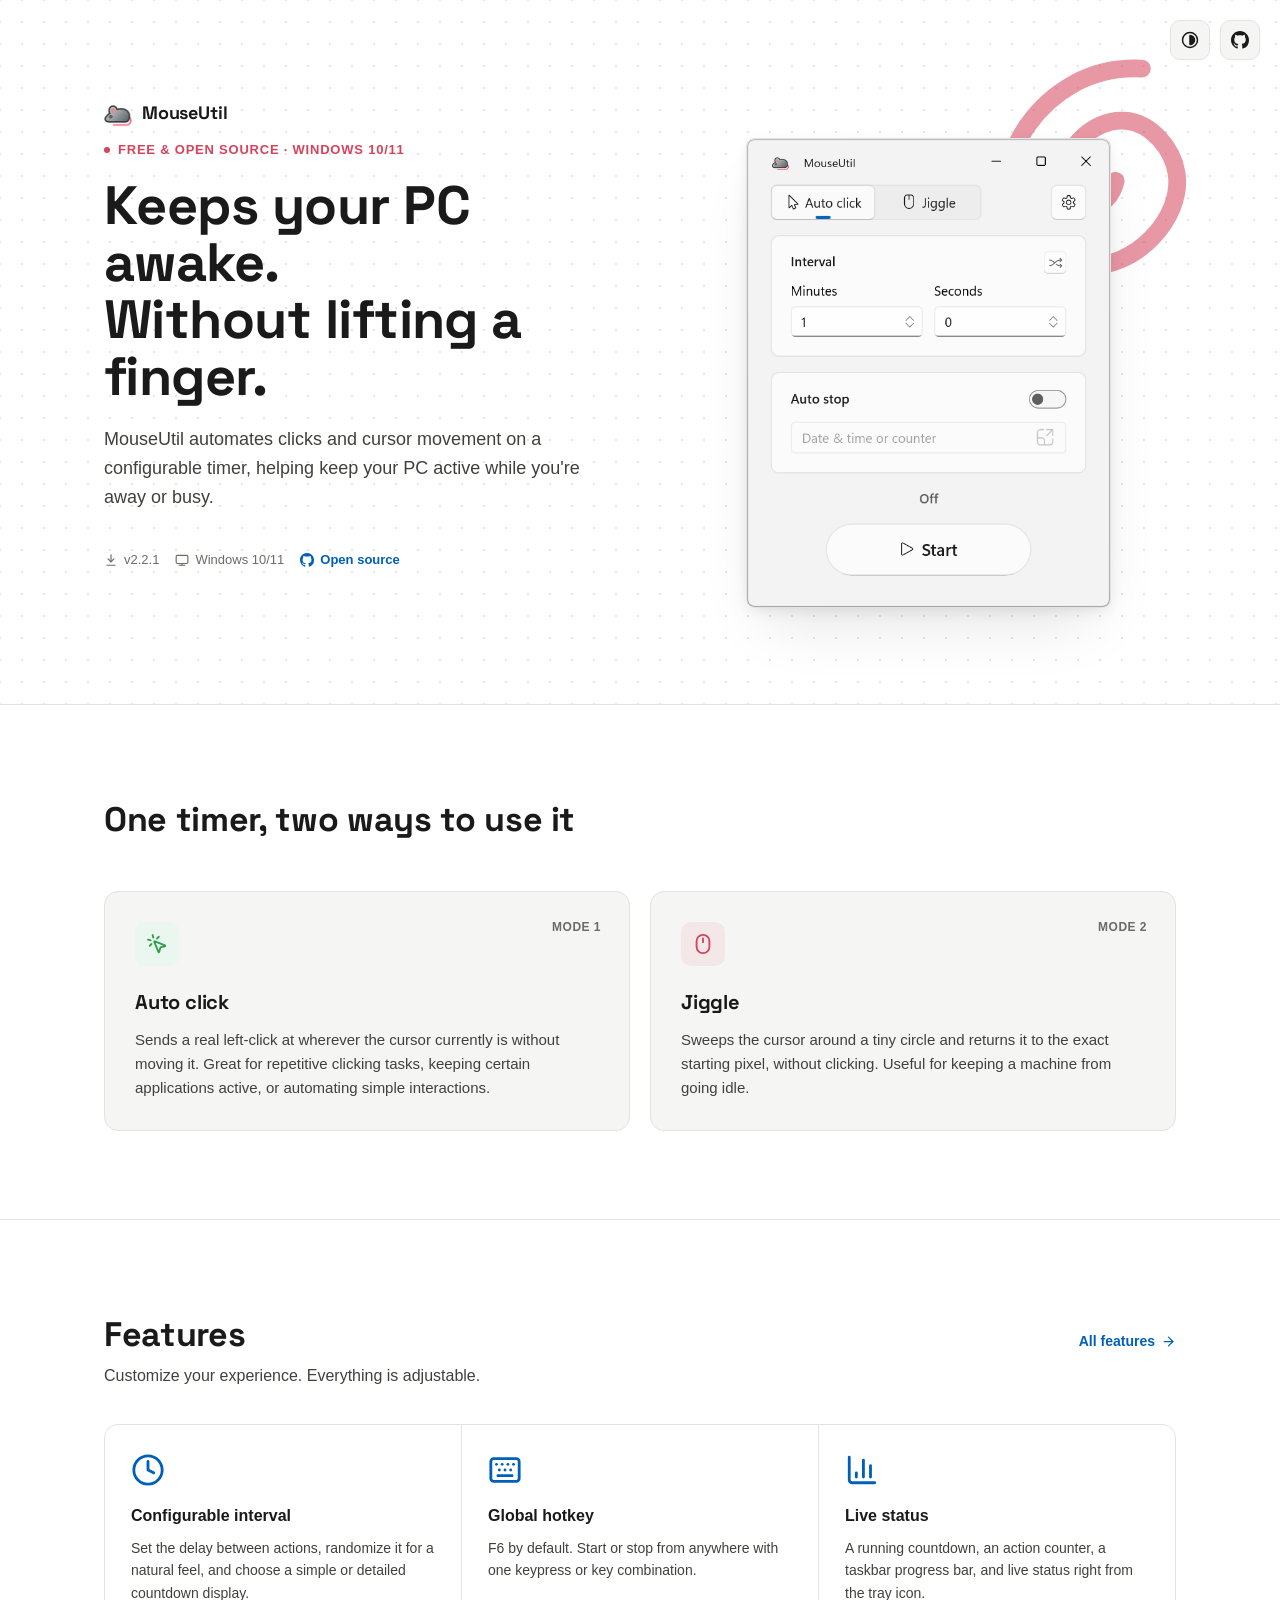
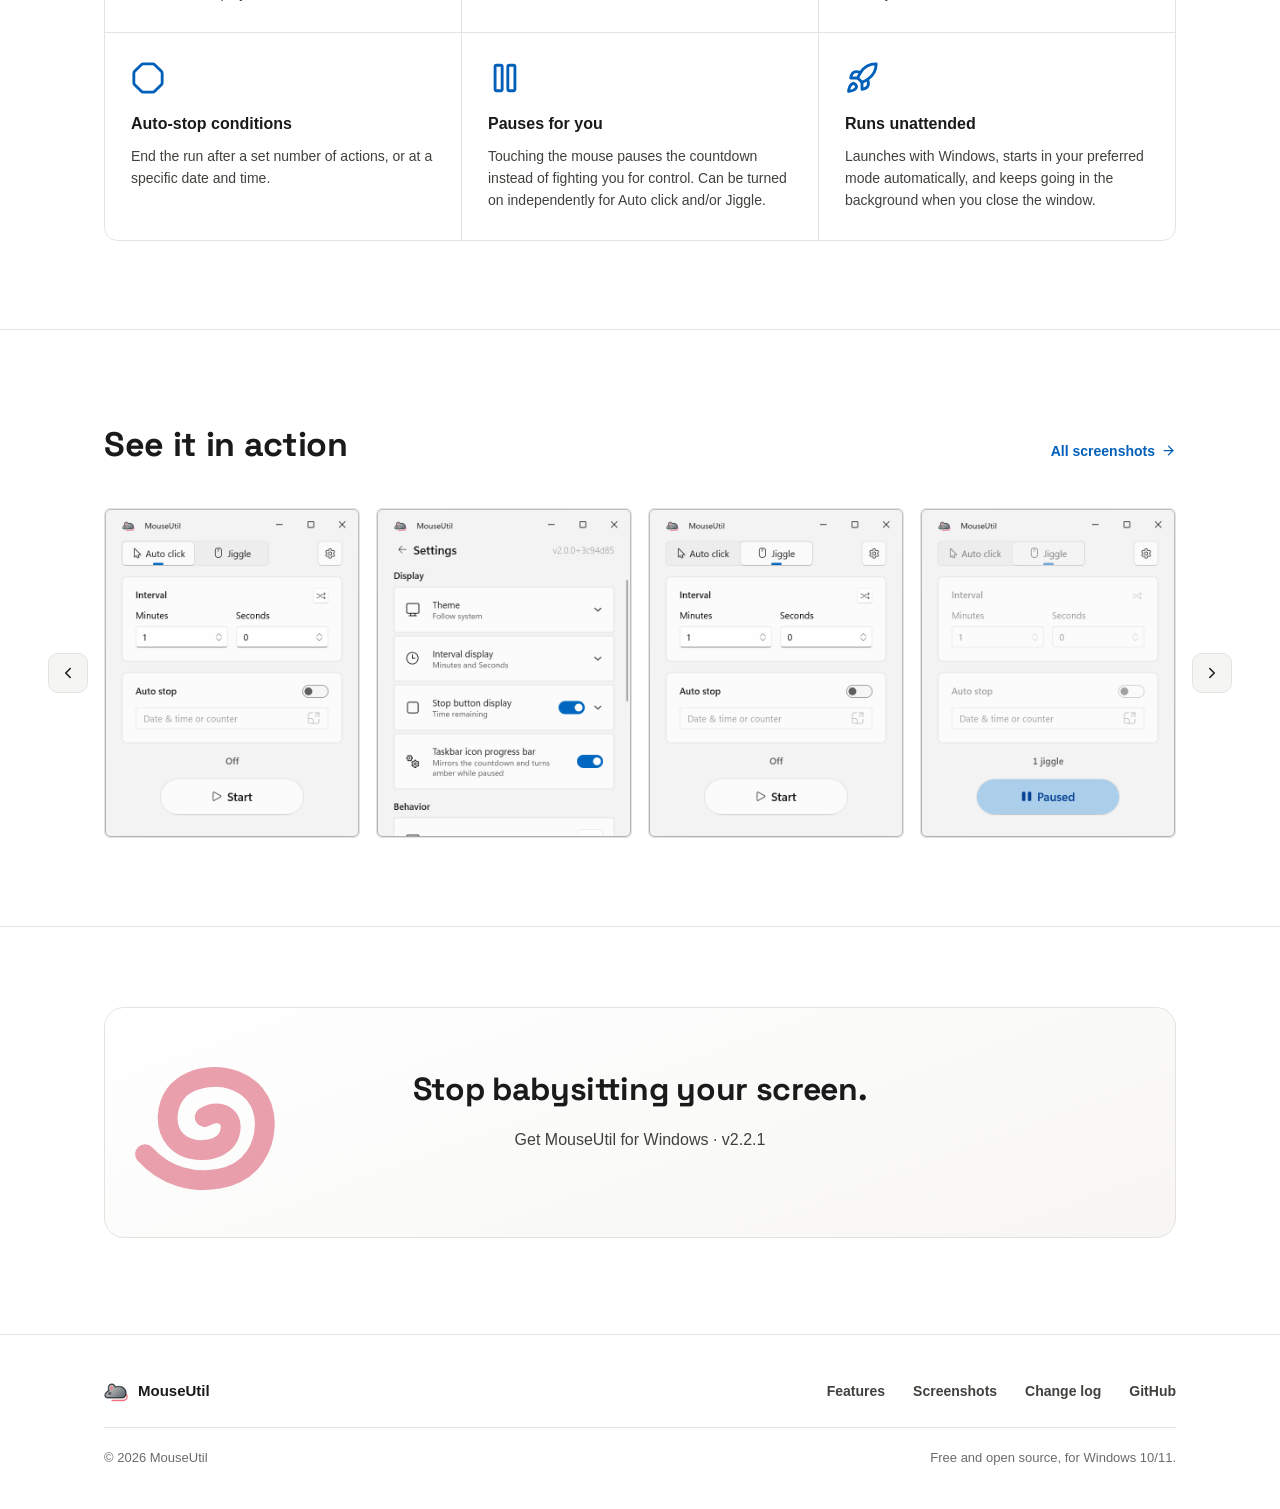
<file: index.html>
<!DOCTYPE html>
<html lang="en">
<head>
<meta charset="UTF-8">
<meta name="viewport" content="width=device-width, initial-scale=1.0">
<title>MouseUtil · Auto Clicker and Mouse Jiggler</title>
<meta name="description" content="MouseUtil is a free, open-source Windows utility that clicks or spins your cursor on a timer, so your PC never goes idle, locks, or sleeps.">
<link rel="stylesheet" href="theme.css">
<link rel="preconnect" href="https://fonts.googleapis.com">
<link rel="preconnect" href="https://fonts.gstatic.com" crossorigin>
<link href="https://fonts.googleapis.com/css2?family=Space+Grotesk:wght@500;600;700&display=swap" rel="stylesheet">
<script type="module" src="https://get.microsoft.com/badge/ms-store-badge.bundled.js"></script>
<script>
(function(){
  try{
    var p = localStorage.getItem('mouseutil-theme');
    var eff = (p === 'light' || p === 'dark') ? p : (window.matchMedia('(prefers-color-scheme: light)').matches ? 'light' : 'dark');
    document.documentElement.setAttribute('data-theme', eff);
  }catch(e){}
})();
</script>
<style>
  *{box-sizing:border-box;}
  html{scroll-behavior:smooth; overflow-x:hidden;}
  body{
    margin:0;
    background:var(--bg);
    color:var(--text);
    font-family: -apple-system, BlinkMacSystemFont, "Segoe UI", Roboto, Helvetica, Arial, sans-serif;
    line-height:1.6;
    overflow-x:hidden;
  }

  /* ---- page-local design tokens (homepage signature accent) ---- */
  [data-theme="dark"]{
    --pink: #ea596e;
    --pink-strong: #f2748a;
    --pink-soft: rgba(234,89,110,0.14);
    --pink-line: rgba(234,89,110,0.35);
    --dot: rgba(255,255,255,0.07);
    --grad-card: linear-gradient(160deg, #202020 0%, #1b1b1a 100%);
  }
  [data-theme="light"]{
    --pink: #d6435c;
    --pink-strong: #c22f49;
    --pink-soft: rgba(214,67,92,0.08);
    --pink-line: rgba(214,67,92,0.28);
    --dot: rgba(0,0,0,0.1);
    --grad-card: linear-gradient(160deg, #ffffff 0%, #f7f6f4 100%);
  }

  .display{
    font-family: "Space Grotesk", -apple-system, BlinkMacSystemFont, "Segoe UI", Roboto, sans-serif;
    letter-spacing:-0.01em;
  }

  a{ color:inherit; }
  section{ position:relative; }
  .shell{
    max-width:1120px;
    margin:0 auto;
    padding:0 24px;
  }
  .hero-copy{
    position:relative;
    z-index:1;
  }
  .hero-brand{
    position:absolute;
    top:-36px;
    left:0;
    display:flex;
    align-items:center;
    gap:10px;
  }
  .hero-brand-logo{
    width:28px;
    height:28px;
    display:block;
  }
  .hero-brand-name{
    font-size:18px;
    font-weight:700;
  }
  .eyebrow{
    display:inline-flex;
    align-items:center;
    gap:8px;
    font-size:13px;
    font-weight:700;
    letter-spacing:0.06em;
    text-transform:uppercase;
    color:var(--pink);
    margin:0 0 16px;
  }
  .eyebrow .dot-ic{
    width:6px;height:6px;border-radius:50%;background:var(--pink);flex-shrink:0;
  }

  /* ============ HERO ============ */
  .hero{
    padding:118px 0 96px;
    background-image: radial-gradient(var(--dot) 1px, transparent 1px);
    background-size: 22px 22px;
    background-position: -11px -11px;
  }
  .hero-grid{
    display:grid;
    grid-template-columns:1.05fr 1fr;
    gap:56px;
    align-items:center;
  }
  .hero h1{
    font-size:clamp(34px, 4.6vw, 54px);
    font-weight:700;
    line-height:1.06;
    margin:0 0 20px;
  }
  .hero h1 .brk{ display:block; }
  .hero-lede{
    font-size:18px;
    color:var(--text-secondary);
    max-width:480px;
    margin:0 0 32px;
  }
  .cta-row{
    display:flex;
    flex-direction:column;
    align-items:flex-start;
    gap:14px;
    margin-bottom:20px;
  }
  .btn{
    display:inline-flex;
    align-items:center;
    gap:9px;
    padding:14px 22px;
    border-radius:10px;
    font-size:16px;
    font-weight:700;
    text-decoration:none;
    cursor:pointer;
    border:1px solid transparent;
    transition:transform .12s ease, border-color .15s ease, background .15s ease, box-shadow .15s ease;
  }
  .btn svg{ width:19px; height:19px; flex-shrink:0; }
  .btn-primary{
    background:var(--green-btn);
    color:#0d1b10;
    box-shadow:0 10px 24px -8px color-mix(in srgb, var(--green-btn) 60%, transparent);
  }
  .btn-primary{ will-change:transform; }
  .btn-primary:hover{ transform:translate3d(0,-1px,0); }
  .btn-primary:active{ transform:translate3d(0,0,0); }
  [data-theme="light"] .btn-primary{ color:#f5f5f4; }
  .btn-ghost{
    background:var(--bg);
    border-color:var(--border);
    color:var(--text);
  }
  .btn-ghost:hover{ border-color:var(--muted); background:var(--hover-bg); }

  ms-store-badge::part(img){ height:72px; }

  .hero-meta{
    display:flex;
    flex-wrap:wrap;
    gap:16px;
    font-size:13px;
    color:var(--muted);
    margin-top:-8px;
  }
  .hero-meta span{ display:inline-flex; align-items:center; gap:6px; }
  .hero-meta svg{ width:14px; height:14px; flex-shrink:0; }
  .hero-meta a{ display:inline-flex; align-items:center; gap:6px; color:var(--icon-accent); font-weight:700; text-decoration:none; }
  .hero-meta a:hover{ text-decoration:underline; }

  /* device mockup */
  .mockup-wrap{
    position:relative;
    display:flex;
    justify-content:center;
    padding:20px 0 0;
  }
  .mockup-spiral{
    position:absolute;
    width:420px;
    height:420px;
    top:-70px;
    right:-60px;
    color:var(--pink);
    opacity:0.55;
    pointer-events:none;
    z-index:0;
  }
  .mockup-frame{
    position:relative;
    z-index:1;
    width:365px;
    border-radius:8px;
    overflow:hidden;
    background:var(--grad-card);
    border:1px solid var(--border);
    box-shadow:0 30px 60px -20px var(--shadow), 0 4px 16px -4px var(--shadow);
  }
  .mockup-frame img{
    display:block;
    width:100%;
    height:auto;
  }
  .mockup-img-b{
    position:absolute;
    top:0;
    left:0;
    width:100%;
    height:100%;
    object-fit:cover;
    opacity:0;
    transition:opacity .6s ease;
  }
  .mockup-pair{ display:none; }
  .mockup-frame.light-shot{ display:none; }
  [data-theme="light"] .mockup-frame.dark-shot{ display:none; }
  [data-theme="light"] .mockup-frame.light-shot{ display:block; }

  /* ============ MODES ============ */
  .modes{ padding:88px 0; border-top:1px solid var(--border); }
  .section-head{ max-width:600px; margin:0 0 44px; }
  .mobile-break{ display:none; }
  .section-head h2{
    font-size:clamp(26px, 3vw, 34px);
    font-weight:700;
    margin:0 0 12px;
  }
  .section-head p{
    color:var(--text-secondary);
    font-size:16px;
    margin:0;
  }
  .mode-grid{
    display:grid;
    grid-template-columns:1fr 1fr;
    gap:20px;
  }
  .mode-card{
    background:var(--card);
    border:1px solid var(--border);
    border-radius:14px;
    padding:30px;
    position:relative;
    overflow:hidden;
  }
  .mode-card .mode-icon{
    width:44px;
    height:44px;
    border-radius:10px;
    display:flex;
    align-items:center;
    justify-content:center;
    margin-bottom:20px;
  }
  .mode-card.click .mode-icon{ background:var(--green-bg); color:var(--green); }
  .mode-card.spin .mode-icon{ background:var(--pink-soft); color:var(--pink); }
  .mode-card .mode-icon svg{ width:22px; height:22px; }
  .mode-card h3{
    font-size:20px;
    font-weight:700;
    margin:0 0 10px;
  }
  .mode-card p{
    color:var(--text-secondary);
    font-size:15px;
    margin:0;
  }
  .mode-card .mode-tag{
    position:absolute;
    top:26px;
    right:28px;
    font-size:12px;
    font-weight:700;
    letter-spacing:0.04em;
    text-transform:uppercase;
    color:var(--muted);
  }

  /* ============ FEATURES ============ */
  .features{ padding:88px 0; border-top:1px solid var(--border); }
  .feat-grid{
    display:grid;
    grid-template-columns:repeat(3, 1fr);
    gap:1px;
    background:var(--border);
    border:1px solid var(--border);
    border-radius:14px;
    overflow:hidden;
  }
  .feat{
    background:var(--bg);
    padding:28px 26px;
  }
  .feat .feat-icon{
    width:34px;
    height:34px;
    color:var(--icon-accent);
    margin-bottom:16px;
  }
  .feat .feat-icon svg{ width:100%; height:100%; }
  .feat h3{
    font-size:16px;
    font-weight:700;
    margin:0 0 8px;
  }
  .feat p{
    font-size:14px;
    color:var(--text-secondary);
    margin:0;
  }

  /* ============ SCREENSHOTS ============ */
  .shots{ padding:88px 0; border-top:1px solid var(--border); }
  .section-head-row{
    display:flex;
    align-items:baseline;
    justify-content:space-between;
    gap:24px;
    margin-bottom:36px;
    flex-wrap:wrap;
  }
  .section-head-row .section-head{ margin:0; }
  .section-head-row .section-head h2{ margin:0; }
  .section-link{
    display:inline-flex;
    align-items:center;
    gap:6px;
    font-size:14px;
    font-weight:700;
    text-decoration:none;
    color:var(--icon-accent);
    white-space:nowrap;
  }
  .section-link svg{ width:15px; height:15px; }
  .shots-carousel{
    position:relative;
  }
  .shots-arrow{
    position:absolute;
    top:50%;
    transform:translateY(-50%);
    z-index:2;
  }
  .shots-arrow.shots-prev{ left:-56px; }
  .shots-arrow.shots-next{ right:-56px; }
  .shots-arrow:active{ transform:translateY(-50%); }
  /* .shell maxes out at 1120px with 24px side padding, so there's only
     ever guaranteed to be 24px of clearance outside the carousel once the
     window is narrower than that. Below the width where a 56px offset
     would actually have room, pull the arrows in so they never get
     clipped by the viewport edge. */
  @media (max-width:1184px){
    .shots-arrow.shots-prev{ left:-20px; }
    .shots-arrow.shots-next{ right:-20px; }
  }
  .shot-row{
    display:grid;
    grid-template-columns:repeat(4, 1fr);
    gap:16px;
    transition:transform .32s ease, opacity .32s ease;
    transform:translateX(0);
    opacity:1;
  }
  .shot-row img{
    display:block;
    width:100%;
    height:auto;
    aspect-ratio:582/750;
    border-radius:6px;
    border:1px solid var(--border);
  }
  .shot-row.dark-set{ display:none; }
  .shot-row.light-set{ display:none; }
  .shots[data-shots-view="dark"] .shot-row.dark-set{ display:grid; }
  .shots[data-shots-view="light"] .shot-row.light-set{ display:grid; }
  .shot-row.shots-shift-left{ transform:translateX(-18px); opacity:0; }
  .shot-row.shots-shift-right{ transform:translateX(18px); opacity:0; }

  /* ============ CTA BAND ============ */
  .cta-band{
    padding:80px 0 96px;
    border-top:1px solid var(--border);
  }
  .cta-card{
    background:var(--grad-card);
    border:1px solid var(--border);
    border-radius:20px;
    padding:56px 48px;
    text-align:center;
    position:relative;
  }
  /* Clips the decorative squiggle to the card's rounded corners without
     clipping the rest of the card — overflow:hidden used to live on
     .cta-card itself, but that also clipped the download dropdown
     (.download-menu) on mobile, hiding the GitHub option below the fold
     of the card. Isolating the clip to this inset layer fixes that. */
  .cta-card .cta-squiggle-clip{
    position:absolute;
    inset:0;
    border-radius:20px;
    overflow:hidden;
    pointer-events:none;
    z-index:0;
  }
  .cta-card .cta-squiggle{
    position:absolute;
    left:-40px;
    bottom:-40px;
    width:220px;
    height:220px;
    color:var(--pink);
    opacity:0.5;
    pointer-events:none;
  }
  .cta-card h2{
    font-size:clamp(24px, 3vw, 32px);
    font-weight:700;
    margin:0 0 12px;
    position:relative;
    z-index:1;
  }
  .cta-card p{
    color:var(--text-secondary);
    font-size:16px;
    margin:0 0 28px;
    position:relative;
    z-index:1;
  }
  .cta-caption-short{ display:none; }
  .cta-card .cta-row{
    align-items:center;
    margin-bottom:0;
    position:relative;
    z-index:1;
  }

  /* ============ FOOTER ============ */
  /* shared footer styles now live in theme.css */

  #home-breadcrumb{
    opacity:0;
    visibility:hidden;
    transition:opacity .2s ease, visibility .2s ease;
  }
  #home-breadcrumb.visible{
    opacity:1;
    visibility:visible;
  }
  #home-breadcrumb .breadcrumb-link{ cursor:pointer; }

  @media (max-width:860px){
    .hero{ padding:104px 0 64px; }
    .hero-grid{ grid-template-columns:1fr; column-gap:48px; row-gap:24px; }
    .hero-lede{ max-width:none; }
    .mockup-wrap{ padding-top:0; }
    .cta-row{ margin-bottom:8px; }
    .mockup-spiral{ width:320px; height:320px; top:-40px; right:-30px; }
    .feat-grid{ grid-template-columns:repeat(2, 1fr); }
    .shot-row{ grid-template-columns:repeat(2, 1fr); }
    .mode-grid{ grid-template-columns:1fr; gap:16px; }

    /* tablet: tighten the section rhythm so the gaps between
       sections don't feel as oversized as they do on desktop */
    .modes{ padding:60px 0; }
    .features{ padding:60px 0; }
    .shots{ padding:60px 0; }
    .cta-band{ padding:56px 0 72px; }
    .section-head{ margin-bottom:32px; }
    .section-head-row{ flex-direction:column; align-items:flex-start; }
    .mode-card{ padding:24px; }
    .feat{ padding:22px 20px; }
    .cta-card{ padding:44px 36px; }
  }
  @media (min-width:601px) and (max-width:860px){
    .mockup-single{ display:none !important; }
    .mockup-pair{
      display:flex;
      gap:16px;
      width:100%;
      justify-content:flex-start;
    }
    .mockup-pair .mockup-frame{
      width:auto;
      flex:1 1 0;
      max-width:300px;
    }
  }
  @media (max-width:600px){
    .shell{ padding:0 20px; }
    .hero{ padding:96px 0 56px; }
    .cta-card{ padding:40px 24px; }
    .feat-grid{ grid-template-columns:1fr; }
    .shot-row{ grid-template-columns:repeat(2, 1fr); gap:10px; }

    /* phone: tighten further than the tablet breakpoint above */
    .modes{ padding:44px 0; }
    .features{ padding:44px 0; }
    .shots{ padding:44px 0; }
    .cta-band{ padding:40px 0 56px; }
    .section-head{ margin-bottom:24px; }
    .mode-card{ padding:20px; }
    .feat{ padding:18px 16px; }
    .mockup-frame{ width:100%; }
    .mockup-spiral{ top:-130px; right:-40px; -webkit-mask-image:linear-gradient(to bottom, rgba(0,0,0,0.35) 0%, black 40%, black 100%); mask-image:linear-gradient(to bottom, rgba(0,0,0,0.35) 0%, black 40%, black 100%); }
    .shots-arrow.shots-prev{ left:-14px; }
    .shots-arrow.shots-next{ right:-14px; }
    .mobile-break{ display:block; }
    .cta-caption-full{ display:none; }
    .cta-caption-short{ display:inline; }
    .cta-card h2{ font-size:clamp(17px, 5.6vw, 24px); white-space:nowrap; }
  }
</style>
</head>
<body>
  <div class="breadcrumb" id="home-breadcrumb">
    <a href="#top" class="breadcrumb-link" id="home-breadcrumb-link">
      <img src="logo-breadcrumbs.png" alt="" class="breadcrumb-logo">
      MouseUtil
    </a>
  </div>
  <div class="top-bar">
    <div class="theme-switcher">
      <button id="theme-toggle" class="icon-btn" aria-haspopup="listbox" aria-expanded="false" aria-label="Change theme">
        <span class="theme-icon" aria-hidden="true"></span>
      </button>
      <div class="theme-menu" id="theme-menu" role="listbox">
        <button class="theme-option" data-value="light" role="option" aria-selected="false">
          <svg viewBox="0 0 24 24" fill="none" stroke="currentColor" stroke-width="2" stroke-linecap="round" stroke-linejoin="round"><circle cx="12" cy="12" r="4"></circle><line x1="12" y1="2" x2="12" y2="4"></line><line x1="12" y1="20" x2="12" y2="22"></line><line x1="4.22" y1="4.22" x2="5.64" y2="5.64"></line><line x1="18.36" y1="18.36" x2="19.78" y2="19.78"></line><line x1="2" y1="12" x2="4" y2="12"></line><line x1="20" y1="12" x2="22" y2="12"></line><line x1="4.22" y1="19.78" x2="5.64" y2="18.36"></line><line x1="18.36" y1="5.64" x2="19.78" y2="4.22"></line></svg>
          <span>Light</span>
        </button>
        <button class="theme-option" data-value="dark" role="option" aria-selected="false">
          <svg viewBox="0 0 24 24" fill="none" stroke="currentColor" stroke-width="2" stroke-linecap="round" stroke-linejoin="round"><path d="M21 12.79A9 9 0 1 1 11.21 3 7 7 0 0 0 21 12.79z"></path></svg>
          <span>Dark</span>
        </button>
        <button class="theme-option" data-value="system" role="option" aria-selected="false">
          <svg viewBox="0 0 24 24" fill="none" stroke="currentColor" stroke-width="2" stroke-linecap="round" stroke-linejoin="round"><rect x="2" y="3" width="20" height="14" rx="2"></rect><line x1="8" y1="21" x2="16" y2="21"></line><line x1="12" y1="17" x2="12" y2="21"></line></svg>
          <span>System</span>
        </button>
      </div>
    </div>
    <a href="https://github.com/MouseUtil/MouseUtil" class="icon-btn" aria-label="GitHub" target="_blank" rel="noopener noreferrer">
      <svg viewBox="0 0 24 24" fill="currentColor"><path d="M12 0C5.37 0 0 5.37 0 12c0 5.31 3.435 9.795 8.205 11.385.6.105.825-.255.825-.57 0-.285-.015-1.23-.015-2.235-3.015.555-3.795-.735-4.035-1.41-.135-.345-.72-1.41-1.23-1.695-.42-.225-1.02-.78-.015-.795.945-.015 1.62.87 1.845 1.23 1.08 1.815 2.805 1.305 3.495.99.105-.78.42-1.305.765-1.605-2.67-.3-5.46-1.335-5.46-5.925 0-1.305.465-2.385 1.23-3.225-.12-.3-.54-1.53.12-3.18 0 0 1.005-.315 3.3 1.23.96-.27 1.98-.405 3-.405s2.04.135 3 .405c2.295-1.56 3.3-1.23 3.3-1.23.66 1.65.24 2.88.12 3.18.765.84 1.23 1.905 1.23 3.225 0 4.605-2.805 5.625-5.475 5.925.435.375.81 1.11.81 2.25 0 1.635-.015 2.945-.015 3.35 0 .315.225.69.825.57A12.02 12.02 0 0024 12c0-6.63-5.37-12-12-12z"/></svg>
    </a>
  </div>

  <a id="top"></a>

  <!-- ============ HERO ============ -->
  <section class="hero">
    <div class="shell hero-grid">
      <div class="hero-copy">
        <div class="hero-brand" id="hero-brand">
          <img src="logo-breadcrumbs.png" alt="" class="hero-brand-logo">
          <span class="hero-brand-name display">MouseUtil</span>
        </div>
        <div class="eyebrow"><span class="dot-ic"></span>Free &amp; open source · Windows 10/11</div>
        <h1 class="display">Keeps your PC awake.<span class="brk">Without lifting a finger.</span></h1>
        <p class="hero-lede" id="hero-lede">MouseUtil automates clicks and cursor movement on a configurable timer, helping keep your PC active while you're away or busy.</p>
        <div class="cta-row">
          <ms-store-badge
            productid="9NTDCVFVF0SQ"
            window-mode="full"
            theme="auto"
            size="large"
            language="en-us"
            animation="on">
          </ms-store-badge>
          <div class="hero-meta" id="hero-meta">
            <span>
              <svg viewBox="0 0 24 24" fill="none" stroke="currentColor" stroke-width="2" stroke-linecap="round" stroke-linejoin="round"><path d="M12 3v12"/><path d="M7 10l5 5 5-5"/><path d="M5 21h14"/></svg>
              v2.2.1
            </span>
            <span>
              <svg viewBox="0 0 24 24" fill="none" stroke="currentColor" stroke-width="2" stroke-linecap="round" stroke-linejoin="round"><rect x="2" y="4" width="20" height="14" rx="2"></rect><line x1="7" y1="21" x2="17" y2="21"></line><line x1="12" y1="18" x2="12" y2="21"></line></svg>
              Windows 10/11
            </span>
            <a href="https://github.com/MouseUtil/MouseUtil" target="_blank" rel="noopener noreferrer">
              <svg viewBox="0 0 24 24" fill="currentColor"><path d="M12 0C5.37 0 0 5.37 0 12c0 5.31 3.435 9.795 8.205 11.385.6.105.825-.255.825-.57 0-.285-.015-1.23-.015-2.235-3.015.555-3.795-.735-4.035-1.41-.135-.345-.72-1.41-1.23-1.695-.42-.225-1.02-.78-.015-.795.945-.015 1.62.87 1.845 1.23 1.08 1.815 2.805 1.305 3.495.99.105-.78.42-1.305.765-1.605-2.67-.3-5.46-1.335-5.46-5.925 0-1.305.465-2.385 1.23-3.225-.12-.3-.54-1.53.12-3.18 0 0 1.005-.315 3.3 1.23.96-.27 1.98-.405 3-.405s2.04.135 3 .405c2.295-1.56 3.3-1.23 3.3-1.23.66 1.65.24 2.88.12 3.18.765.84 1.23 1.905 1.23 3.225 0 4.605-2.805 5.625-5.475 5.925.435.375.81 1.11.81 2.25 0 1.635-.015 2.945-.015 3.35 0 .315.225.69.825.57A12.02 12.02 0 0024 12c0-6.63-5.37-12-12-12z"/></svg>
              Open source
            </a>
          </div>
        </div>
      </div>

      <div class="mockup-wrap">
        <svg class="mockup-spiral" viewBox="0 0 200 200" fill="none" xmlns="http://www.w3.org/2000/svg" aria-hidden="true">
          <g transform="translate(80.9,8.3) scale(0.7057) rotate(135,78.39,69.155)">
            <path d="m78.13,56.46c8.73-5.73,19.03-5.32,24.56,0,6.76,6.5,4.4,18.43,0,24.78-9.98,14.4-42.11,17.02-57.31,0-12.56-14.07-9.55-37.03,0-50.18,17.71-24.38,66.19-26.43,88.13,0,16.52,19.89,13.45,50.19,0,69.75-19.64,28.59-59.23,28.58-82.51,21.75-19.97-5.86-32.87-18.21-39-25" stroke="currentColor" stroke-width="12" stroke-linecap="round"/>
          </g>
        </svg>
        <div class="mockup-frame mockup-single dark-shot">
          <img class="mockup-img mockup-img-a" id="mockup-dark-a" src="screenshots/dark-1.png" alt="MouseUtil auto click mode window" loading="lazy">
          <img class="mockup-img mockup-img-b" id="mockup-dark-b" src="screenshots/dark-2.png" alt="MouseUtil auto click mode window" loading="lazy">
        </div>
        <div class="mockup-frame mockup-single light-shot">
          <img class="mockup-img mockup-img-a" id="mockup-light-a" src="screenshots/light-1.png" alt="MouseUtil auto click mode window" loading="lazy">
          <img class="mockup-img mockup-img-b" id="mockup-light-b" src="screenshots/light-2.png" alt="MouseUtil auto click mode window" loading="lazy">
        </div>
        <div class="mockup-pair">
          <div class="mockup-frame dark-shot">
            <img class="mockup-img" src="screenshots/dark-1.png" alt="MouseUtil auto click mode window" loading="lazy">
          </div>
          <div class="mockup-frame dark-shot">
            <img class="mockup-img" src="screenshots/dark-2.png" alt="MouseUtil auto click mode window" loading="lazy">
          </div>
          <div class="mockup-frame light-shot">
            <img class="mockup-img" src="screenshots/light-1.png" alt="MouseUtil auto click mode window" loading="lazy">
          </div>
          <div class="mockup-frame light-shot">
            <img class="mockup-img" src="screenshots/light-2.png" alt="MouseUtil auto click mode window" loading="lazy">
          </div>
        </div>
      </div>
    </div>
  </section>

  <!-- ============ MODES ============ -->
  <section class="modes">
    <div class="shell">
      <div class="section-head">
        <h2 class="display">One timer, <br class="mobile-break">two ways to use it</h2>
      </div>
      <div class="mode-grid">
        <div class="mode-card click">
          <span class="mode-tag">Mode 1</span>
          <div class="mode-icon">
            <svg viewBox="0 0 24 24" fill="none" stroke="currentColor" stroke-width="2" stroke-linecap="round" stroke-linejoin="round"><path d="M14 4.1 12 6"/><path d="m5.1 8-2.9-.8"/><path d="m6 12-1.9 2"/><path d="M7.2 2.2 8 5.1"/><path d="M9.037 9.69a.498.498 0 0 1 .653-.653l11 4.5a.5.5 0 0 1-.074.949l-4.349 1.041a1 1 0 0 0-.74.739l-1.04 4.35a.5.5 0 0 1-.95.074z"/></svg>
          </div>
          <h3 class="display">Auto click</h3>
          <p>Sends a real left-click at wherever the cursor currently is without moving it. Great for repetitive clicking tasks, keeping certain applications active, or automating simple interactions.</p>
        </div>
        <div class="mode-card spin">
          <span class="mode-tag">Mode 2</span>
          <div class="mode-icon">
            <svg xmlns="http://www.w3.org/2000/svg" width="24" height="24" viewBox="0 0 24 24" fill="none" stroke="currentColor" stroke-width="2" stroke-linecap="round" stroke-linejoin="round" class="lucide lucide-mouse"><rect x="5" y="2" width="14" height="20" rx="7"/><path d="M12 6v4"/></svg>
          </div>
          <h3 class="display">Jiggle</h3>
          <p>Sweeps the cursor around a tiny circle and returns it to the exact starting pixel, without clicking. Useful for keeping a machine from going idle.</p>
        </div>
      </div>
    </div>
  </section>

  <!-- ============ FEATURES ============ -->
  <section class="features">
    <div class="shell">
      <div class="section-head-row">
        <div class="section-head">
          <h2 class="display">Features</h2>
          <p>Customize your experience. Everything is adjustable.</p>
        </div>
        <a href="features.html" class="section-link">
          All features
          <svg xmlns="http://www.w3.org/2000/svg" width="24" height="24" viewBox="0 0 24 24" fill="none" stroke="currentColor" stroke-width="2" stroke-linecap="round" stroke-linejoin="round" class="lucide lucide-arrow-right-icon lucide-arrow-right"><path d="M5 12h14"/><path d="m12 5 7 7-7 7"/></svg>
        </a>
      </div>
      <div class="feat-grid">
        <div class="feat">
          <div class="feat-icon"><svg xmlns="http://www.w3.org/2000/svg" width="24" height="24" viewBox="0 0 24 24" fill="none" stroke="currentColor" stroke-width="2" stroke-linecap="round" stroke-linejoin="round" class="lucide lucide-clock4-icon lucide-clock-4"><circle cx="12" cy="12" r="10"/><path d="M12 6v6l4 2"/></svg></div>
          <h3>Configurable interval</h3>
          <p>Set the delay between actions, randomize it for a natural feel, and choose a simple or detailed countdown display.</p>
        </div>
        <div class="feat">
          <div class="feat-icon"><svg xmlns="http://www.w3.org/2000/svg" width="24" height="24" viewBox="0 0 24 24" fill="none" stroke="currentColor" stroke-width="2" stroke-linecap="round" stroke-linejoin="round" class="lucide lucide-keyboard-icon lucide-keyboard"><path d="M10 8h.01"/><path d="M12 12h.01"/><path d="M14 8h.01"/><path d="M16 12h.01"/><path d="M18 8h.01"/><path d="M6 8h.01"/><path d="M7 16h10"/><path d="M8 12h.01"/><rect width="20" height="16" x="2" y="4" rx="2"/></svg></div>
          <h3>Global hotkey</h3>
          <p>F6 by default. Start or stop from anywhere with one keypress or key combination.</p>
        </div>
        <div class="feat">
          <div class="feat-icon"><svg xmlns="http://www.w3.org/2000/svg" width="24" height="24" viewBox="0 0 24 24" fill="none" stroke="currentColor" stroke-width="2" stroke-linecap="round" stroke-linejoin="round" class="lucide lucide-chart-column"><path d="M3 3v16a2 2 0 0 0 2 2h16"/><path d="M18 17V9"/><path d="M13 17V5"/><path d="M8 17v-3"/></svg></div>
          <h3>Live status</h3>
          <p>A running countdown, an action counter, a taskbar progress bar, and live status right from the tray icon.</p>
        </div>
        <div class="feat">
          <div class="feat-icon"><svg xmlns="http://www.w3.org/2000/svg" width="24" height="24" viewBox="0 0 24 24" fill="none" stroke="currentColor" stroke-width="2" stroke-linecap="round" stroke-linejoin="round" class="lucide lucide-octagon-icon lucide-octagon"><path d="M2.586 16.726A2 2 0 0 1 2 15.312V8.688a2 2 0 0 1 .586-1.414l4.688-4.688A2 2 0 0 1 8.688 2h6.624a2 2 0 0 1 1.414.586l4.688 4.688A2 2 0 0 1 22 8.688v6.624a2 2 0 0 1-.586 1.414l-4.688 4.688a2 2 0 0 1-1.414.586H8.688a2 2 0 0 1-1.414-.586z"/></svg></div>
          <h3>Auto-stop conditions</h3>
          <p>End the run after a set number of actions, or at a specific date and time.</p>
        </div>
        <div class="feat">
          <div class="feat-icon"><svg xmlns="http://www.w3.org/2000/svg" width="24" height="24" viewBox="0 0 24 24" fill="none" stroke="currentColor" stroke-width="2" stroke-linecap="round" stroke-linejoin="round" class="lucide lucide-pause-icon lucide-pause"><rect x="14" y="3" width="5" height="18" rx="1"/><rect x="5" y="3" width="5" height="18" rx="1"/></svg></div>
          <h3>Pauses for you</h3>
          <p>Touching the mouse pauses the countdown instead of fighting you for control. Can be turned on independently for Auto click and/or Jiggle.</p>
        </div>
        <div class="feat">
          <div class="feat-icon"><svg xmlns="http://www.w3.org/2000/svg" width="24" height="24" viewBox="0 0 24 24" fill="none" stroke="currentColor" stroke-width="2" stroke-linecap="round" stroke-linejoin="round" class="lucide lucide-rocket"><path d="M12 15v5s3.03-.55 4-2c1.08-1.62 0-5 0-5"/><path d="M4.5 16.5c-1.5 1.26-2 5-2 5s3.74-.5 5-2c.71-.84.7-2.13-.09-2.91a2.18 2.18 0 0 0-2.91-.09"/><path d="M9 12a22 22 0 0 1 2-3.95A12.88 12.88 0 0 1 22 2c0 2.72-.78 7.5-6 11a22.4 22.4 0 0 1-4 2z"/><path d="M9 12H4s.55-3.03 2-4c1.62-1.08 5 .05 5 .05"/></svg></div>
          <h3>Runs unattended</h3>
          <p>Launches with Windows, starts in your preferred mode automatically, and keeps going in the background when you close the window.</p>
        </div>
      </div>
    </div>
  </section>

  <!-- ============ SCREENSHOTS ============ -->
  <section class="shots" id="shots">
    <div class="shell">
      <div class="section-head-row">
        <div class="section-head">
          <h2 class="display">See it in action</h2>
        </div>
        <a href="screenshots.html" class="section-link">
          All screenshots
          <svg xmlns="http://www.w3.org/2000/svg" width="24" height="24" viewBox="0 0 24 24" fill="none" stroke="currentColor" stroke-width="2" stroke-linecap="round" stroke-linejoin="round" class="lucide lucide-arrow-right-icon lucide-arrow-right"><path d="M5 12h14"/><path d="m12 5 7 7-7 7"/></svg>
        </a>
      </div>
      <div class="shots-carousel">
        <button type="button" class="icon-btn shots-arrow shots-prev" id="shots-prev" aria-label="Show light mode screenshots">
          <svg viewBox="0 0 24 24" fill="none" stroke="currentColor" stroke-width="2" stroke-linecap="round" stroke-linejoin="round"><polyline points="15 18 9 12 15 6"></polyline></svg>
        </button>
        <div class="shot-row dark-set">
          <img src="screenshots/dark-1.png" alt="Auto click mode, idle" loading="lazy">
          <img src="screenshots/dark-4.png" alt="Auto click mode, counting down" loading="lazy">
          <img src="screenshots/dark-2.png" alt="Jiggle, idle" loading="lazy">
          <img src="screenshots/dark-3.png" alt="Settings panel" loading="lazy">
        </div>
        <div class="shot-row light-set">
          <img src="screenshots/light-1.png" alt="Auto click mode, idle" loading="lazy">
          <img src="screenshots/light-4.png" alt="Auto click mode, counting down" loading="lazy">
          <img src="screenshots/light-2.png" alt="Jiggle, idle" loading="lazy">
          <img src="screenshots/light-3.png" alt="Settings panel" loading="lazy">
        </div>
        <button type="button" class="icon-btn shots-arrow shots-next" id="shots-next" aria-label="Show light mode screenshots">
          <svg viewBox="0 0 24 24" fill="none" stroke="currentColor" stroke-width="2" stroke-linecap="round" stroke-linejoin="round"><polyline points="9 18 15 12 9 6"></polyline></svg>
        </button>
      </div>
    </div>
  </section>

  <!-- ============ CTA BAND ============ -->
  <section class="cta-band">
    <div class="shell">
      <div class="cta-card">
        <div class="cta-squiggle-clip">
          <svg class="cta-squiggle" viewBox="0 0 200 200" fill="none" xmlns="http://www.w3.org/2000/svg" aria-hidden="true">
            <g transform="translate(62.94,8.3) scale(0.82)">
              <path d="m78.13,56.46c8.73-5.73,19.03-5.32,24.56,0,6.76,6.5,4.4,18.43,0,24.78-9.98,14.4-42.11,17.02-57.31,0-12.56-14.07-9.55-37.03,0-50.18,17.71-24.38,66.19-26.43,88.13,0,16.52,19.89,13.45,50.19,0,69.75-19.64,28.59-59.23,28.58-82.51,21.75-19.97-5.86-32.87-18.21-39-25" stroke="currentColor" stroke-width="22" stroke-linecap="round"/>
            </g>
          </svg>
        </div>
        <h2 class="display">Stop babysitting your screen.</h2>
        <p><span class="cta-caption-full">Get MouseUtil for Windows · v2.2.1</span><span class="cta-caption-short">Get MouseUtil for Windows</span></p>
        <div class="cta-row">
          <ms-store-badge
            productid="9NTDCVFVF0SQ"
            window-mode="full"
            theme="auto"
            size="large"
            language="en-us"
            animation="on">
          </ms-store-badge>
        </div>
      </div>
    </div>
  </section>

  <!-- ============ FOOTER ============ -->
  <footer class="site-footer">
    <div class="footer-inner">
      <div class="footer-row">
        <a href="#top" class="footer-brand">
          <img src="logo-breadcrumbs.png" alt="">
          MouseUtil
        </a>
        <div class="footer-links">
          <a href="features.html">Features</a>
          <a href="screenshots.html">Screenshots</a>
          <a href="https://github.com/MouseUtil/MouseUtil/releases" target="_blank" rel="noopener">Change log</a>
          <a href="https://github.com/MouseUtil/MouseUtil" target="_blank" rel="noopener noreferrer">GitHub</a>
        </div>
      </div>
      <div class="footer-bottom">
        <span>© 2026 MouseUtil</span>
        <span>Free and open source, for Windows 10/11.</span>
      </div>
    </div>
  </footer>

  <script src="theme.js"></script>
  <script>
  (function(){
    var crumb = document.getElementById('home-breadcrumb');
    var link = document.getElementById('home-breadcrumb-link');
    // Trigger off the hero lede paragraph ("MouseUtil clicks or spins your
    // cursor on a timer...") so the breadcrumb appears once the visitor has
    // scrolled past that intro copy.
    var heroLede = document.getElementById('hero-lede');
    if (!crumb || !heroLede) return;

    function onScroll(){
      var threshold = heroLede.getBoundingClientRect().bottom + window.scrollY;
      crumb.classList.toggle('visible', window.scrollY > threshold);
    }

    window.addEventListener('scroll', onScroll, { passive: true });
    onScroll();

    link.addEventListener('click', function(e){
      e.preventDefault();
      window.scrollTo({ top: 0, behavior: 'smooth' });
    });
  })();
  </script>
  <script>
  (function(){
    function setupCrossfade(bottomId, topId, base){
      var bottom = document.getElementById(bottomId);
      var top = document.getElementById(topId);
      if (!bottom || !top) return;

      var current = 1;
      function swap(){
        var next = current === 1 ? 2 : 1;
        top.src = base + '-' + next + '.png';

        requestAnimationFrame(function(){
          top.style.opacity = '1';
        });

        setTimeout(function(){
          bottom.src = top.src;
          top.style.transition = 'none';
          top.style.opacity = '0';
          top.offsetHeight;
          top.style.transition = '';
          current = next;
        }, 650);
      }

      setTimeout(function(){
        swap();
        setInterval(swap, 5000);
      }, 2000);
    }

    setupCrossfade('mockup-dark-a', 'mockup-dark-b', 'screenshots/dark');
    setupCrossfade('mockup-light-a', 'mockup-light-b', 'screenshots/light');
  })();
  </script>
  <script>
  (function(){
    var shots = document.getElementById('shots');
    var prevBtn = document.getElementById('shots-prev');
    var nextBtn = document.getElementById('shots-next');
    if (!shots || !prevBtn || !nextBtn) return;

    var animating = false;

    function updateAria(view){
      var otherLabel = view === 'dark' ? 'light' : 'dark';
      var aria = 'Show ' + otherLabel + ' mode screenshots';
      prevBtn.setAttribute('aria-label', aria);
      nextBtn.setAttribute('aria-label', aria);
    }

    function switchView(direction){
      if (animating) return;
      var current = shots.getAttribute('data-shots-view');
      var next = current === 'dark' ? 'light' : 'dark';
      var currentRow = shots.querySelector('.shot-row.' + current + '-set');
      var nextRow = shots.querySelector('.shot-row.' + next + '-set');
      if (!currentRow || !nextRow) return;

      animating = true;

      // Outgoing set shifts slightly toward the opposite side of the
      // clicked arrow, then fades out.
      var exitClass = direction === 'next' ? 'shots-shift-left' : 'shots-shift-right';
      // Incoming set enters from the same side the click points toward.
      var enterFromClass = direction === 'next' ? 'shots-shift-right' : 'shots-shift-left';

      currentRow.classList.add(exitClass);

      setTimeout(function(){
        nextRow.classList.add(enterFromClass);
        shots.setAttribute('data-shots-view', next);
        updateAria(next);
        currentRow.classList.remove(exitClass);

        // Force layout so the browser registers the offset starting point
        // before we animate it back to rest.
        nextRow.offsetHeight;
        requestAnimationFrame(function(){
          nextRow.classList.remove(enterFromClass);
        });

        setTimeout(function(){ animating = false; }, 320);
      }, 320);
    }

    // Start in sync with the site's current theme.
    var initial = document.documentElement.getAttribute('data-theme') === 'light' ? 'light' : 'dark';
    shots.setAttribute('data-shots-view', initial);
    updateAria(initial);

    prevBtn.addEventListener('click', function(){ switchView('prev'); });
    nextBtn.addEventListener('click', function(){ switchView('next'); });

    // Re-sync to the theme whenever it changes, overriding any manual
    // switching the user did with the arrows (mirrors screenshots.html,
    // which reorders its sections the same way when the theme changes).
    var themeObserver = new MutationObserver(function(){
      var theme = document.documentElement.getAttribute('data-theme') === 'light' ? 'light' : 'dark';
      if (shots.getAttribute('data-shots-view') !== theme) {
        shots.setAttribute('data-shots-view', theme);
        updateAria(theme);
      }
    });
    themeObserver.observe(document.documentElement, { attributes: true, attributeFilter: ['data-theme'] });
  })();
  </script>

  <script>
  // Microsoft Store badges (hero + CTA band): the badge only supports a
  // static theme="dark"|"light"|"auto" attribute, and "auto" follows the
  // visitor's OS-level preference rather than the site's own light/dark
  // toggle. Sync it to the site's theme instead, same pattern as the
  // screenshots section above.
  (function () {
    var badges = document.querySelectorAll('ms-store-badge');
    if (!badges.length) return;

    function syncBadges() {
      // Per Microsoft's guidance the badge's theme names its own coloring,
      // not the page's: a light-background site should show the dark
      // badge (for contrast), and a dark-background site should show the
      // light badge — the inverse of the site's own data-theme.
      var siteTheme = document.documentElement.getAttribute('data-theme') === 'light' ? 'light' : 'dark';
      var theme = siteTheme === 'light' ? 'dark' : 'light';
      badges.forEach(function (badge) {
        if (badge.getAttribute('theme') !== theme) badge.setAttribute('theme', theme);
      });
    }

    syncBadges();

    var badgeThemeObserver = new MutationObserver(syncBadges);
    badgeThemeObserver.observe(document.documentElement, { attributes: true, attributeFilter: ['data-theme'] });
  })();
  </script>

</body>
</html>
</file>
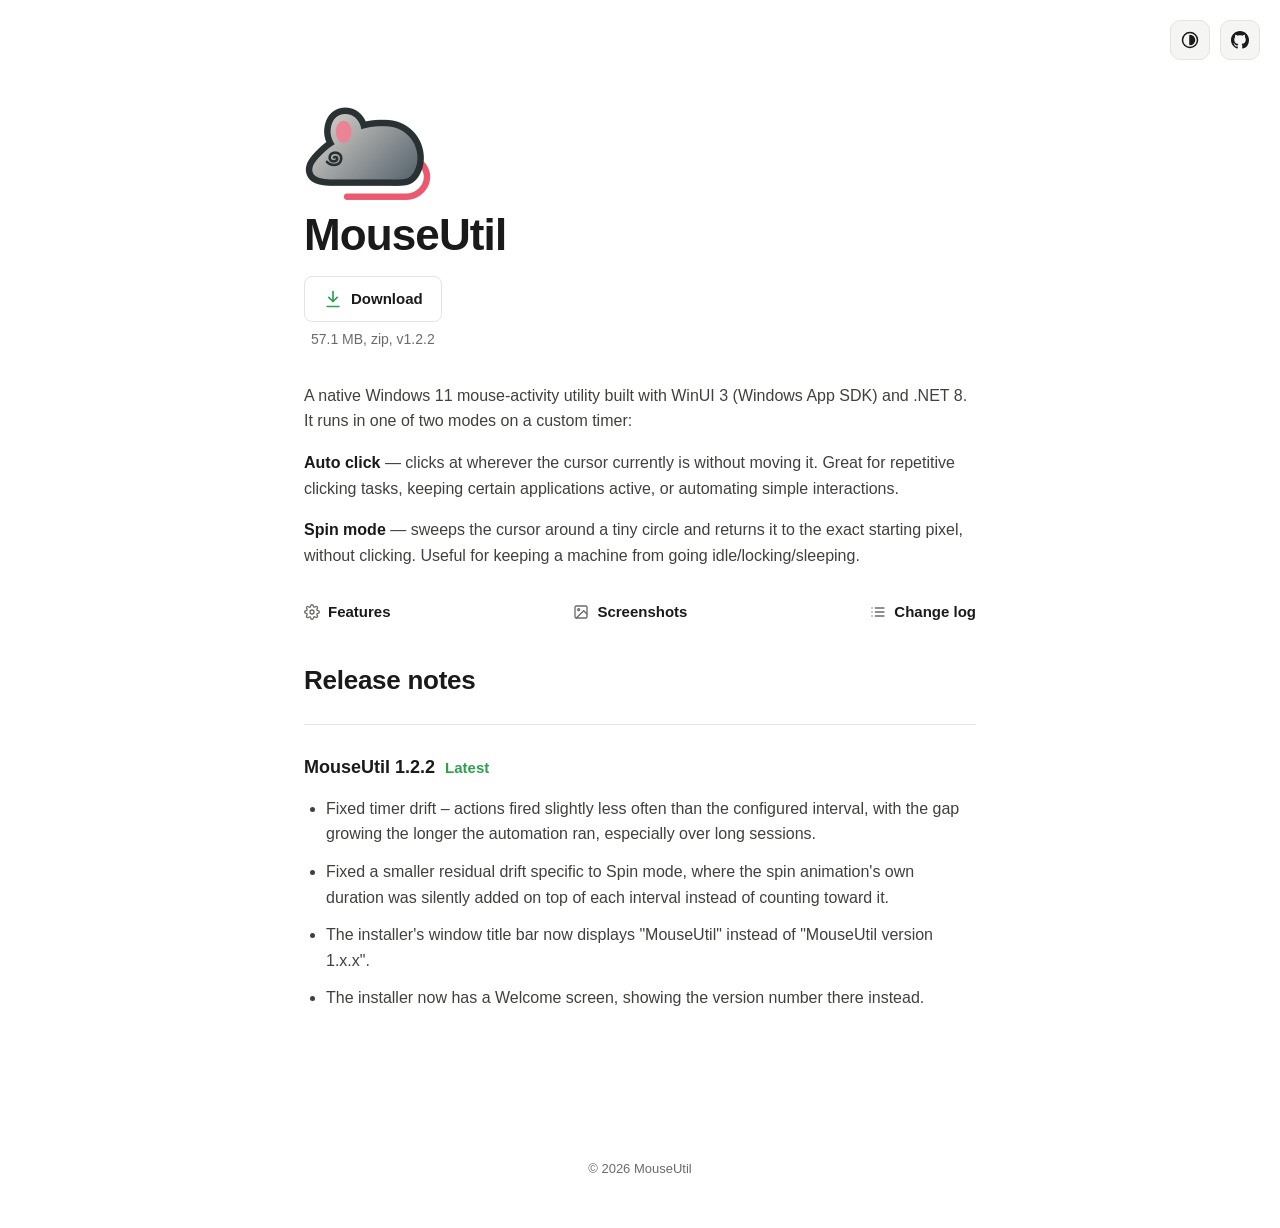
<file: home-old.html>
<!DOCTYPE html>
<html lang="en">
<head>
<meta charset="UTF-8">
<meta name="viewport" content="width=device-width, initial-scale=1.0">
<title>MouseUtil</title>
<link rel="stylesheet" href="theme.css">
<script>
(function(){
  try{
    var p = localStorage.getItem('mouseutil-theme');
    var eff = (p === 'light' || p === 'dark') ? p : (window.matchMedia('(prefers-color-scheme: light)').matches ? 'light' : 'dark');
    document.documentElement.setAttribute('data-theme', eff);
  }catch(e){}
})();
</script>
<style>
  *{box-sizing:border-box;}
  body{
    margin:0;
    background:var(--bg);
    color:var(--text);
    font-family: -apple-system, BlinkMacSystemFont, "Segoe UI", Roboto, Helvetica, Arial, sans-serif;
    line-height:1.6;
  }
  .wrap{
    max-width:720px;
    margin:0 auto;
    padding:72px 24px 64px;
  }
  .icon{
    width:128px;
    height:128px;
    display:block;
    margin-bottom:0px;
  }
  .header-row{
    display:flex;
    justify-content:space-between;
    align-items:center;
    gap:24px;
    margin-bottom:6px;
  }
  h1{
    font-size:clamp(26px, 9vw, 44px);
    font-weight:800;
    letter-spacing:-0.02em;
    margin:0;
    min-width:0;
  }
  .download-block{
    display:inline-flex;
    flex-direction:column;
    align-items:center;
  }
  .meta{
    color:var(--muted);
    font-size:14px;
    margin:6px 0 32px;
    text-align:center;
  }
  .download-btn{
    display:inline-flex;
    align-items:center;
    gap:8px;
    background:transparent;
    border:1px solid var(--border);
    color:var(--text);
    padding:10px 18px;
    border-radius:8px;
    font-size:15px;
    font-weight:600;
    text-decoration:none;
    cursor:pointer;
    transition:border-color .15s ease, background .15s ease;
  }
  .download-btn:hover{
    border-color:var(--green);
    background:rgba(79,174,99,0.15);
  }
  .download-btn:active{
    border-color:var(--green);
    background:rgba(79,174,99,0.28);
  }
  .download-btn svg{
    width:20px;
    height:20px;
    stroke:var(--green);
  }
  p{
    color:var(--text-secondary);
    margin:0 0 16px;
    font-size:16px;
  }
  p strong{
    color:var(--text);
  }
  .divider{
    border:none;
    border-top:1px solid var(--border);
    margin:0 0 28px;
  }
  .nav-links{
    display:flex;
    justify-content:space-between;
    flex-wrap:wrap;
    margin:32px 0 36px;
  }
  .nav-links a{
    display:inline-flex;
    align-items:center;
    gap:8px;
    color:var(--text);
    text-decoration:none;
    font-size:15px;
    font-weight:600;
  }
  .nav-links a:hover{
    color:var(--muted);
  }
  .nav-links svg{
    width:16px;
    height:16px;
    stroke:var(--muted);
    fill:var(--muted);
    flex-shrink:0;
  }
  .nav-links svg[stroke-width]{
    fill:none;
  }
  h2{
    font-size:26px;
    font-weight:800;
    letter-spacing:-0.01em;
    margin:0 0 22px;
  }
  .release{
    margin-bottom:36px;
  }
  .release-title{
    display:flex;
    align-items:baseline;
    gap:10px;
    font-size:18px;
    font-weight:700;
    margin-bottom:14px;
  }
  .latest{
    color:var(--green);
    font-weight:600;
    font-size:15px;
  }
  ul{
    margin:0;
    padding-left:22px;
    color:var(--text-secondary);
  }
  li{
    margin-bottom:12px;
    font-size:16px;
  }
  @media (max-width:600px){
    .wrap{padding:48px 20px 48px;}
  }

  /* Homepage breadcrumb: hidden until the user scrolls past the logo/title,
     then fades in. Acts as a "scroll to top" shortcut rather than a link. */
  #home-breadcrumb{
    opacity:0;
    visibility:hidden;
    transition:opacity .2s ease, visibility .2s ease;
  }
  #home-breadcrumb.visible{
    opacity:1;
    visibility:visible;
  }
  #home-breadcrumb .breadcrumb-link{
    cursor:pointer;
  }
</style>
</head>
<body>
  <div class="breadcrumb" id="home-breadcrumb">
    <a href="#top" class="breadcrumb-link" id="home-breadcrumb-link">
      <img src="logo-breadcrumbs.png" alt="" class="breadcrumb-logo">
      MouseUtil
    </a>
  </div>
  <div class="top-bar">
    <div class="theme-switcher">
      <button id="theme-toggle" class="icon-btn" aria-haspopup="listbox" aria-expanded="false" aria-label="Change theme">
        <span class="theme-icon" aria-hidden="true"></span>
      </button>
      <div class="theme-menu" id="theme-menu" role="listbox">
        <button class="theme-option" data-value="light" role="option" aria-selected="false">
          <svg viewBox="0 0 24 24" fill="none" stroke="currentColor" stroke-width="2" stroke-linecap="round" stroke-linejoin="round"><circle cx="12" cy="12" r="4"></circle><line x1="12" y1="2" x2="12" y2="4"></line><line x1="12" y1="20" x2="12" y2="22"></line><line x1="4.22" y1="4.22" x2="5.64" y2="5.64"></line><line x1="18.36" y1="18.36" x2="19.78" y2="19.78"></line><line x1="2" y1="12" x2="4" y2="12"></line><line x1="20" y1="12" x2="22" y2="12"></line><line x1="4.22" y1="19.78" x2="5.64" y2="18.36"></line><line x1="18.36" y1="5.64" x2="19.78" y2="4.22"></line></svg>
          <span>Light</span>
        </button>
        <button class="theme-option" data-value="dark" role="option" aria-selected="false">
          <svg viewBox="0 0 24 24" fill="none" stroke="currentColor" stroke-width="2" stroke-linecap="round" stroke-linejoin="round"><path d="M21 12.79A9 9 0 1 1 11.21 3 7 7 0 0 0 21 12.79z"></path></svg>
          <span>Dark</span>
        </button>
        <button class="theme-option" data-value="system" role="option" aria-selected="false">
          <svg viewBox="0 0 24 24" fill="none" stroke="currentColor" stroke-width="2" stroke-linecap="round" stroke-linejoin="round"><rect x="2" y="3" width="20" height="14" rx="2"></rect><line x1="8" y1="21" x2="16" y2="21"></line><line x1="12" y1="17" x2="12" y2="21"></line></svg>
          <span>System</span>
        </button>
      </div>
    </div>
    <a href="https://github.com/MouseUtil/MouseUtil" class="icon-btn" aria-label="GitHub" target="_blank" rel="noopener noreferrer">
      <svg viewBox="0 0 24 24" fill="currentColor"><path d="M12 0C5.37 0 0 5.37 0 12c0 5.31 3.435 9.795 8.205 11.385.6.105.825-.255.825-.57 0-.285-.015-1.23-.015-2.235-3.015.555-3.795-.735-4.035-1.41-.135-.345-.72-1.41-1.23-1.695-.42-.225-1.02-.78-.015-.795.945-.015 1.62.87 1.845 1.23 1.08 1.815 2.805 1.305 3.495.99.105-.78.42-1.305.765-1.605-2.67-.3-5.46-1.335-5.46-5.925 0-1.305.465-2.385 1.23-3.225-.12-.3-.54-1.53.12-3.18 0 0 1.005-.315 3.3 1.23.96-.27 1.98-.405 3-.405s2.04.135 3 .405c2.295-1.56 3.3-1.23 3.3-1.23.66 1.65.24 2.88.12 3.18.765.84 1.23 1.905 1.23 3.225 0 4.605-2.805 5.625-5.475 5.925.435.375.81 1.11.81 2.25 0 1.635-.015 2.945-.015 3.35 0 .315.225.69.825.57A12.02 12.02 0 0024 12c0-6.63-5.37-12-12-12z"/></svg>
    </a>
  </div>
  <div class="wrap">
    <img src="mouseutil_logo.png" alt="MouseUtil" class="icon">

    <div class="header-row">
      <h1>MouseUtil</h1>
    </div>

    <div class="download-block">
      <a href="https://github.com/MouseUtil/MouseUtil/releases/download/v1.2.2/MouseUtilSetup_1.2.2.zip" class="download-btn" download>
        <svg viewBox="0 0 24 24" fill="none" stroke-width="2" stroke-linecap="round" stroke-linejoin="round">
          <path d="M12 3v12"/>
          <path d="M7 10l5 5 5-5"/>
          <path d="M5 21h14"/>
        </svg>
        Download
      </a>
      <div class="meta">57.1 MB, zip, v1.2.2</div>
    </div>

    <p>A native Windows 11 mouse-activity utility built with WinUI 3 (Windows App SDK) and .NET 8. It runs in one of two modes on a custom timer:</p>

    <p><strong>Auto click</strong> — clicks at wherever the cursor currently is without moving it. Great for repetitive clicking tasks, keeping certain applications active, or automating simple interactions.</p>

    <p><strong>Spin mode</strong> — sweeps the cursor around a tiny circle and returns it to the exact starting pixel, without clicking. Useful for keeping a machine from going idle/locking/sleeping.</p>

    <div class="nav-links">
      <a href="features.html">
        <svg viewBox="0 0 24 24" fill="none" stroke-width="2" stroke-linecap="round" stroke-linejoin="round">
          <circle cx="12" cy="12" r="3"></circle>
          <path d="M19.4 15a1.65 1.65 0 0 0 .33 1.82l.06.06a2 2 0 1 1-2.83 2.83l-.06-.06a1.65 1.65 0 0 0-1.82-.33 1.65 1.65 0 0 0-1 1.51V21a2 2 0 0 1-4 0v-.09A1.65 1.65 0 0 0 9 19.4a1.65 1.65 0 0 0-1.82.33l-.06.06a2 2 0 1 1-2.83-2.83l.06-.06a1.65 1.65 0 0 0 .33-1.82 1.65 1.65 0 0 0-1.51-1H3a2 2 0 0 1 0-4h.09A1.65 1.65 0 0 0 4.6 9a1.65 1.65 0 0 0-.33-1.82l-.06-.06a2 2 0 1 1 2.83-2.83l.06.06a1.65 1.65 0 0 0 1.82.33H9a1.65 1.65 0 0 0 1-1.51V3a2 2 0 0 1 4 0v.09a1.65 1.65 0 0 0 1 1.51 1.65 1.65 0 0 0 1.82-.33l.06-.06a2 2 0 1 1 2.83 2.83l-.06.06a1.65 1.65 0 0 0-.33 1.82V9a1.65 1.65 0 0 0 1.51 1H21a2 2 0 0 1 0 4h-.09a1.65 1.65 0 0 0-1.51 1z"></path>
        </svg>
        Features
      </a>
      <a href="screenshots.html">
        <svg viewBox="0 0 24 24" fill="none" stroke-width="2" stroke-linecap="round" stroke-linejoin="round">
          <rect x="3" y="3" width="18" height="18" rx="2"></rect>
          <circle cx="8.5" cy="8.5" r="1.5"></circle>
          <path d="M21 15l-5-5L5 21"></path>
        </svg>
        Screenshots
      </a>
      <a href="https://github.com/MouseUtil/MouseUtil/releases" target="_blank" rel="noopener">
        <svg viewBox="0 0 24 24" fill="none" stroke-width="2" stroke-linecap="round" stroke-linejoin="round">
          <line x1="8" y1="6" x2="21" y2="6"></line>
          <line x1="8" y1="12" x2="21" y2="12"></line>
          <line x1="8" y1="18" x2="21" y2="18"></line>
          <line x1="3" y1="6" x2="3" y2="6"></line>
          <line x1="3" y1="12" x2="3" y2="12"></line>
          <line x1="3" y1="18" x2="3" y2="18"></line>
        </svg>
        Change log
      </a>
    </div>

    <h2>Release notes</h2>
    <hr class="divider">

    <div class="release">
      <div class="release-title">
        MouseUtil 1.2.2 <span class="latest">Latest</span>
      </div>
      <ul>
        <li>Fixed timer drift – actions fired slightly less often than the configured interval, with the gap growing the longer the automation ran, especially over long sessions.</li>
        <li>Fixed a smaller residual drift specific to Spin mode, where the spin animation's own duration was silently added on top of each interval instead of counting toward it.</li>
        <li>The installer's window title bar now displays "MouseUtil" instead of "MouseUtil version 1.x.x".</li>
        <li>The installer now has a Welcome screen, showing the version number there instead.</li>
      </ul>
    </div>
  </div>

  <div class="page-footer">© 2026 MouseUtil</div>

  <script src="theme.js"></script>
  <script>
  (function(){
    var crumb = document.getElementById('home-breadcrumb');
    var link = document.getElementById('home-breadcrumb-link');
    var titleRow = document.querySelector('.header-row');
    if (!crumb || !titleRow) return;

    function onScroll(){
      var threshold = titleRow.getBoundingClientRect().bottom + window.scrollY;
      crumb.classList.toggle('visible', window.scrollY > threshold);
    }

    window.addEventListener('scroll', onScroll, { passive: true });
    onScroll();

    link.addEventListener('click', function(e){
      e.preventDefault();
      window.scrollTo({ top: 0, behavior: 'smooth' });
    });
  })();
  </script>
</body>
</html>
</file>
<file: theme.css>
/* Shared theme variables + toggle dropdown styling, used by all MouseUtil pages */

:root,
[data-theme="dark"]{
  --bg: #191919;
  --text: #f5f5f4;
  --text-secondary: #d4d4d1;
  --muted: #9a9a97;
  --border: #2c2c29;
  --green: #4fae63;
  --green-btn: #2fd66b;
  --card: #1f1f1e;
  --blue: #60cdff;
  --amber: #d9a441;
  --purple: #9d7be0;
  --green-bg: #1f3327;
  --green-border: #2f4a35;
  --latest: #6fbf7f;
  --latest-text: #dbe9dd;
  --hover-bg: #262624;
  --hover-border: #3a3a37;
  --shadow: rgba(0,0,0,0.45);
  --icon-accent: #60cdff;
}

[data-theme="light"]{
  --bg: #ffffff;
  --text: #1a1a1a;
  --text-secondary: #40403c;
  --muted: #6b6b68;
  --border: #e3e3e0;
  --green: #2f9e4f;
  --green-btn: #22b455;
  --card: #f5f5f4;
  --blue: #005fb8;
  --amber: #a5730a;
  --purple: #7c5cbf;
  --green-bg: #eaf7ee;
  --green-border: #bfe6ca;
  --latest: #2f9e4f;
  --latest-text: #1f4a2c;
  --hover-bg: #eeeeec;
  --hover-border: #d3d3cf;
  --shadow: rgba(0,0,0,0.12);
  --icon-accent: #005fb8;
}

body{
  transition: background .2s ease, color .2s ease;
}

.top-bar{
  position: fixed;
  top: 20px;
  right: 20px;
  display: flex;
  align-items: center;
  gap: 10px;
  z-index: 1000;
}

.breadcrumb{
  position: fixed;
  top: 20px;
  left: 20px;
  z-index: 1000;
  display: flex;
  align-items: center;
  gap: 8px;
  background: var(--bg);
  border-radius: 10px;
  padding: 10px 12px;
  font-size: 14px;
  font-weight: 600;
  line-height: 1;
}

.breadcrumb-link{
  display: flex;
  align-items: center;
  gap: 6px;
  color: var(--text);
  text-decoration: none;
}

.breadcrumb-link:hover{
  color: var(--muted);
}

.breadcrumb-logo{
  width: 18px;
  height: 18px;
  display: block;
}

.breadcrumb-sep{
  color: var(--muted);
}

.breadcrumb-current{
  color: var(--muted);
}

/* Trailing part of an inner-page breadcrumb ("/ Features", etc). Collapsed
   out of layout at the top of the page so the breadcrumb card hugs just the
   logo + "MouseUtil" (matching the homepage card exactly). On scroll, JS
   switches this to display:flex first, then adds .visible on the next
   frame so the card widens right as the trail fades in — same fade timing
   used for the whole crumb on the homepage. */
.breadcrumb-trail{
  display: none;
  align-items: center;
  gap: 8px;
  opacity: 0;
  transition: opacity .2s ease;
}
.breadcrumb-trail.visible{
  opacity: 1;
}

.theme-switcher{
  position: relative;
}

.icon-btn{
  width: 40px;
  height: 40px;
  border-radius: 10px;
  border: 1px solid var(--border);
  background: var(--card);
  color: var(--text);
  display: flex;
  align-items: center;
  justify-content: center;
  cursor: pointer;
  padding: 0;
  text-decoration: none;
  transition: border-color .15s ease, background .15s ease, color .15s ease, transform .1s ease;
}
.icon-btn:hover{
  border-color: var(--icon-accent);
}
.icon-btn svg{
  width: 18px;
  height: 18px;
  display: block;
}

/* GitHub link button: the whole button fills solid with the accent color on
   hover (it navigates away in a new tab). The icon switches to --bg so it
   stays legible against the accent fill: dark in dark mode (light blue bg),
   light in light mode (darker blue bg) — always high-contrast either way. */
.top-bar > a.icon-btn:hover{
  background: var(--icon-accent);
  border-color: var(--icon-accent);
  color: var(--bg);
}

/* Theme toggle button: tinted background on hover/active, matching the
   download button's interaction style but with the blue accent color, and
   the icon itself turns accent-blue too — signaling this is an in-page
   dropdown rather than a navigating link. */
#theme-toggle:hover{
  border-color: var(--icon-accent);
  background: linear-gradient(color-mix(in srgb, var(--icon-accent) 15%, transparent), color-mix(in srgb, var(--icon-accent) 15%, transparent)), var(--card);
  color: var(--icon-accent);
}
#theme-toggle:active{
  border-color: var(--icon-accent);
  background: linear-gradient(color-mix(in srgb, var(--icon-accent) 28%, transparent), color-mix(in srgb, var(--icon-accent) 28%, transparent)), var(--card);
  color: var(--icon-accent);
}

#theme-toggle .theme-icon{
  display: flex;
  align-items: center;
  justify-content: center;
}
#theme-toggle .theme-icon svg{
  width: 18px;
  height: 18px;
  display: block;
}

.theme-menu{
  position: absolute;
  top: 0;
  right: 100%;
  margin-right: 8px;
  min-width: 150px;
  background: var(--card);
  border: 1px solid var(--border);
  border-radius: 10px;
  padding: 6px;
  display: none;
  flex-direction: column;
  gap: 2px;
  box-shadow: 0 10px 28px var(--shadow);
}
.theme-menu.open{
  display: flex;
}

.theme-option{
  display: flex;
  align-items: center;
  gap: 10px;
  padding: 8px 10px;
  border-radius: 7px;
  border: none;
  background: transparent;
  color: var(--text);
  font-family: inherit;
  font-size: 14px;
  font-weight: 500;
  cursor: pointer;
  text-align: left;
  width: 100%;
}
.theme-option:hover{
  background: var(--hover-bg);
}
.theme-option svg{
  width: 16px;
  height: 16px;
  flex-shrink: 0;
}
.theme-option.active{
  color: var(--icon-accent);
}

.page-footer{
  text-align: center;
  color: var(--muted);
  font-size: 13px;
  margin-top: 48px;
  padding-bottom: 48px;
}

/* ============ FOOTER (shared across all pages) ============ */
.site-footer{
  border-top: 1px solid var(--border);
  padding: 44px 0 40px;
}
.footer-inner{
  max-width: 1120px;
  margin: 0 auto;
  padding: 0 24px;
}
.footer-row{
  display: flex;
  justify-content: space-between;
  align-items: center;
  flex-wrap: wrap;
  gap: 20px;
  margin-bottom: 24px;
}
.footer-brand{
  display: flex;
  align-items: center;
  gap: 10px;
  font-weight: 700;
  font-size: 15px;
  text-decoration: none;
  color: var(--text);
}
.footer-brand img{ width: 24px; height: 24px; }
.footer-links{
  display: flex;
  gap: 28px;
  flex-wrap: wrap;
}
.footer-links a{
  font-size: 14px;
  font-weight: 600;
  text-decoration: none;
  color: var(--text-secondary);
}
.footer-links a:hover{ color: var(--text); }
.footer-bottom{
  display: flex;
  justify-content: space-between;
  flex-wrap: wrap;
  gap: 12px;
  font-size: 13px;
  color: var(--muted);
  padding-top: 20px;
  border-top: 1px solid var(--border);
}
.footer-bottom a{ color: var(--muted); text-decoration: none; }
.footer-bottom a:hover{ color: var(--text-secondary); }
@media (max-width:600px){
  .footer-row{ flex-direction: column; align-items: flex-start; }
  .footer-links{
    flex-wrap: nowrap;
    justify-content: space-between;
    width: 100%;
    gap: 10px;
  }
  .footer-links a{ font-size: 13px; }
}

@media (max-width:600px){
  .top-bar{
    top: 14px;
    right: 14px;
    gap: 8px;
  }
  .icon-btn{
    width: 36px;
    height: 36px;
    border-radius: 9px;
  }
  .icon-btn svg{
    width: 16px;
    height: 16px;
  }
  .theme-menu{
    margin-right: 6px;
  }
  .breadcrumb{
    top: 14px;
    left: 14px;
    padding: 8px 10px;
    font-size: 13px;
  }
  .breadcrumb-logo{
    width: 16px;
    height: 16px;
  }
}
</file>
